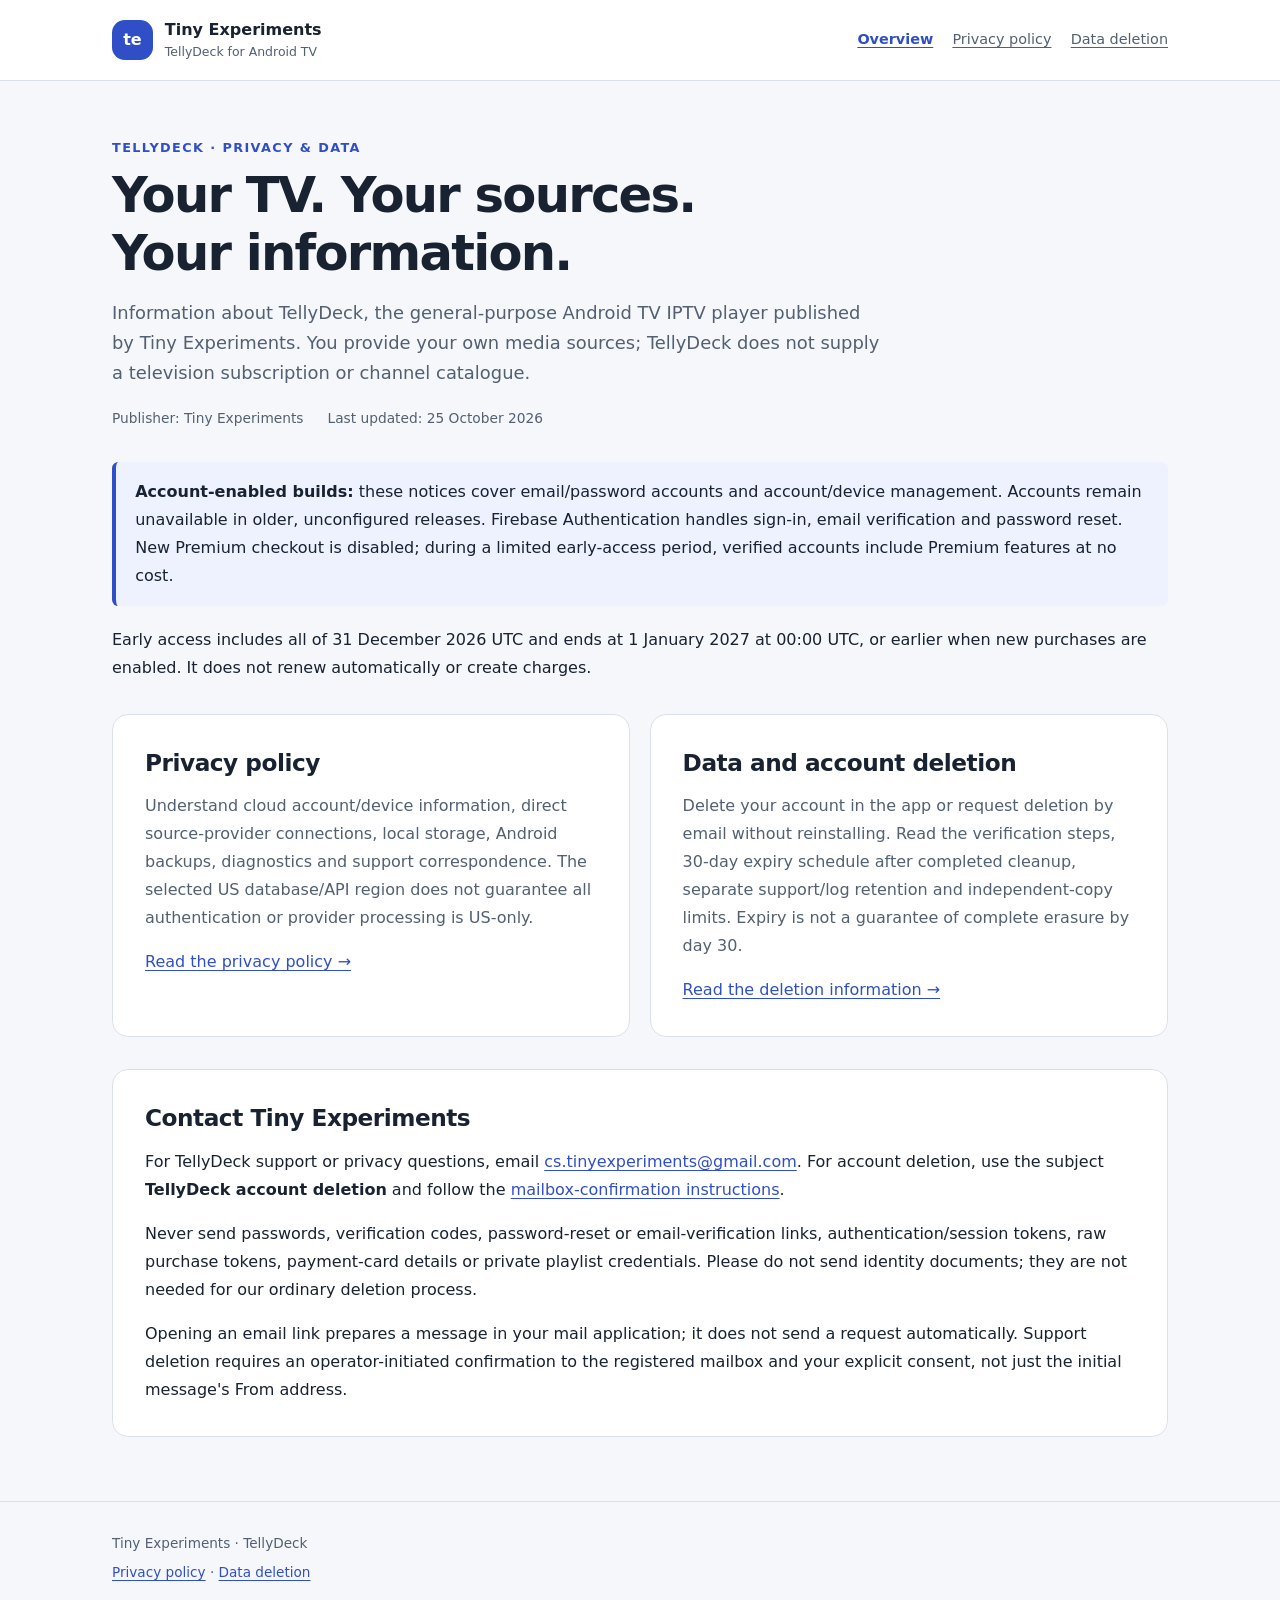
<file: index.html>
<!doctype html>
<html lang="en">
<head>
  <meta charset="utf-8">
  <meta name="viewport" content="width=device-width, initial-scale=1">
  <meta name="referrer" content="no-referrer">
  <meta name="description" content="Privacy and account-deletion information for TellyDeck, the Android TV IPTV player by Tiny Experiments.">
  <title>TellyDeck · Privacy &amp; data · Tiny Experiments</title>
  <link rel="stylesheet" href="styles.css">
</head>
<body data-release-scope="accounts-enabled-purchases-disabled">
  <a class="skip-link" href="#main-content">Skip to content</a>
  <header class="site-header"><div class="wrap header-inner">
    <a class="brand" href="index.html"><span class="brand-symbol" aria-hidden="true">te</span><span>Tiny Experiments<small>TellyDeck for Android TV</small></span></a>
    <nav class="site-nav" aria-label="Legal pages"><a href="index.html" aria-current="page">Overview</a><a href="privacy.html">Privacy policy</a><a href="account-deletion.html">Data deletion</a></nav>
  </div></header>
  <main id="main-content" class="wrap">
    <p class="eyebrow">TellyDeck · Privacy &amp; data</p>
    <h1>Your TV. Your sources.<br>Your information.</h1>
    <p class="lead">Information about TellyDeck, the general-purpose Android TV IPTV player published by Tiny Experiments. You provide your own media sources; TellyDeck does not supply a television subscription or channel catalogue.</p>
    <div class="meta"><span>Publisher: Tiny Experiments</span><span>Last updated: <time datetime="2026-10-25">25 October 2026</time></span></div>
    <div class="callout"><strong>Account-enabled builds:</strong> these notices cover email/password accounts and account/device management. Accounts remain unavailable in older, unconfigured releases. Firebase Authentication handles sign-in, email verification and password reset. New Premium checkout is disabled; during a limited early-access period, verified accounts include Premium features at no cost.</div>
    <p>Early access includes all of 31 December 2026 UTC and ends at <time datetime="2027-01-01T00:00:00Z">1 January 2027 at 00:00 UTC</time>, or earlier when new purchases are enabled. It does not renew automatically or create charges.</p>
    <div class="cards">
      <section class="card" aria-labelledby="privacy-heading">
        <h2 id="privacy-heading">Privacy policy</h2>
        <p>Understand cloud account/device information, direct source-provider connections, local storage, Android backups, diagnostics and support correspondence. The selected US database/API region does not guarantee all authentication or provider processing is US-only.</p>
        <a href="privacy.html">Read the privacy policy →</a>
      </section>
      <section class="card" aria-labelledby="deletion-heading">
        <h2 id="deletion-heading">Data and account deletion</h2>
        <p>Delete your account in the app or request deletion by email without reinstalling. Read the verification steps, 30-day expiry schedule after completed cleanup, separate support/log retention and independent-copy limits. Expiry is not a guarantee of complete erasure by day 30.</p>
        <a href="account-deletion.html">Read the deletion information →</a>
      </section>
    </div>
    <section class="section" aria-labelledby="contact-heading">
      <h2 id="contact-heading">Contact Tiny Experiments</h2>
      <p>For TellyDeck support or privacy questions, email <a href="mailto:cs.tinyexperiments@gmail.com">cs.tinyexperiments@gmail.com</a>. For account deletion, use the subject <strong>TellyDeck account deletion</strong> and follow the <a href="account-deletion.html#contact">mailbox-confirmation instructions</a>.</p>
      <p>Never send passwords, verification codes, password-reset or email-verification links, authentication/session tokens, raw purchase tokens, payment-card details or private playlist credentials. Please do not send identity documents; they are not needed for our ordinary deletion process.</p>
      <p>Opening an email link prepares a message in your mail application; it does not send a request automatically. Support deletion requires an operator-initiated confirmation to the registered mailbox and your explicit consent, not just the initial message's From address.</p>
    </section>
  </main>
  <footer class="site-footer"><div class="wrap"><p>Tiny Experiments · TellyDeck</p><p><a href="privacy.html">Privacy policy</a> · <a href="account-deletion.html">Data deletion</a></p></div></footer>
</body>
</html>
</file>
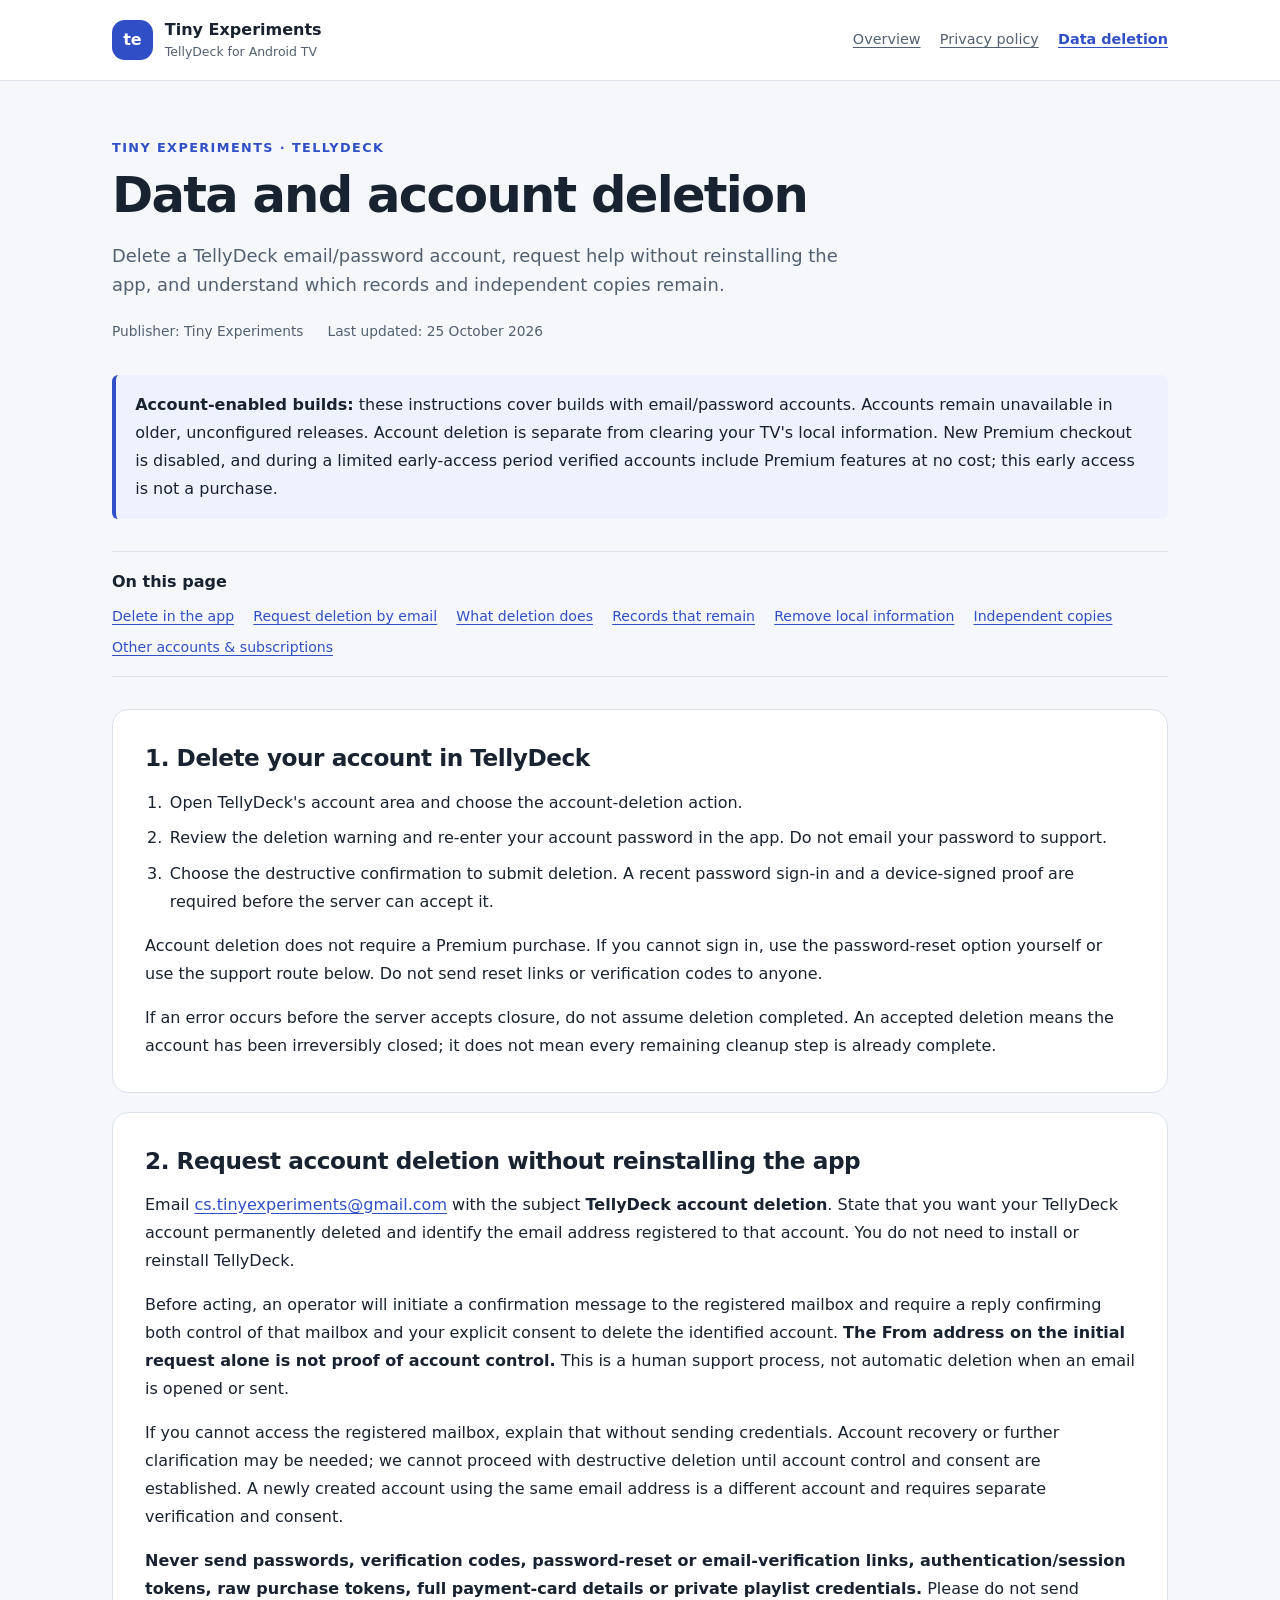
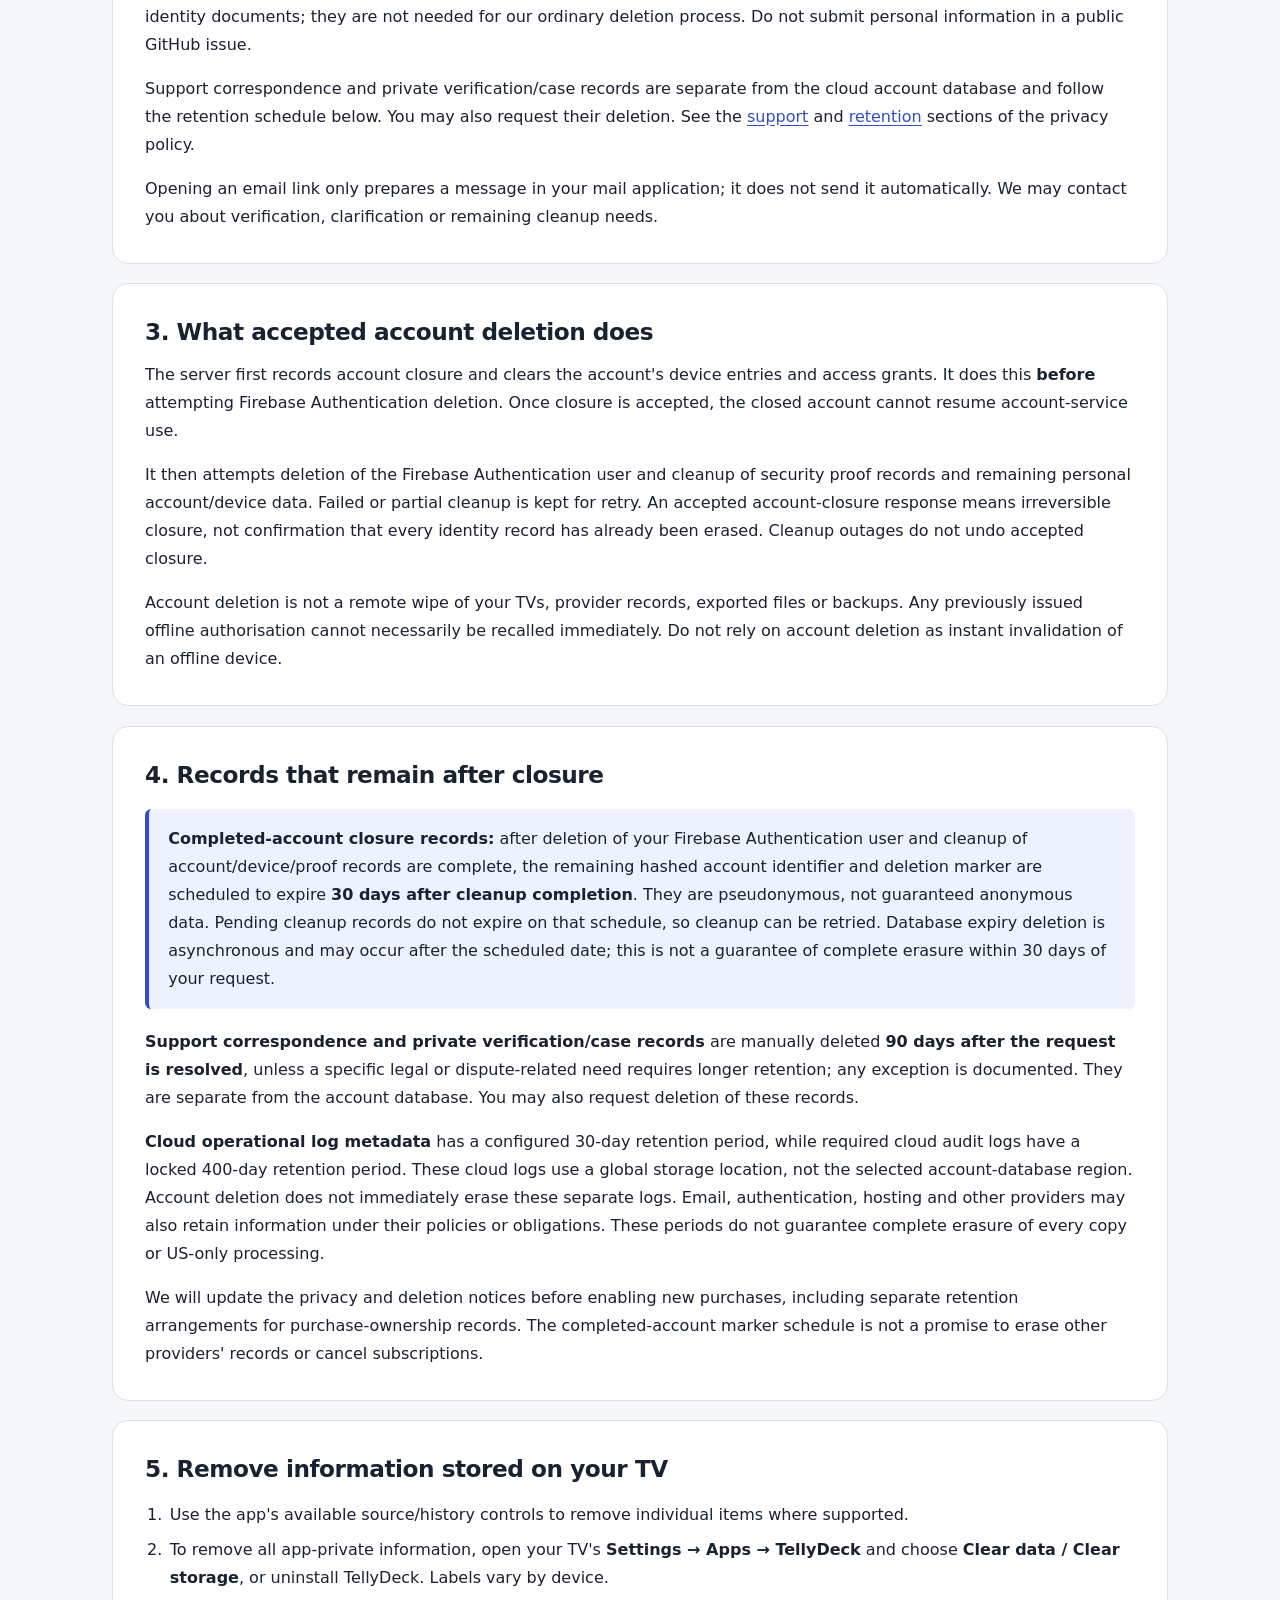
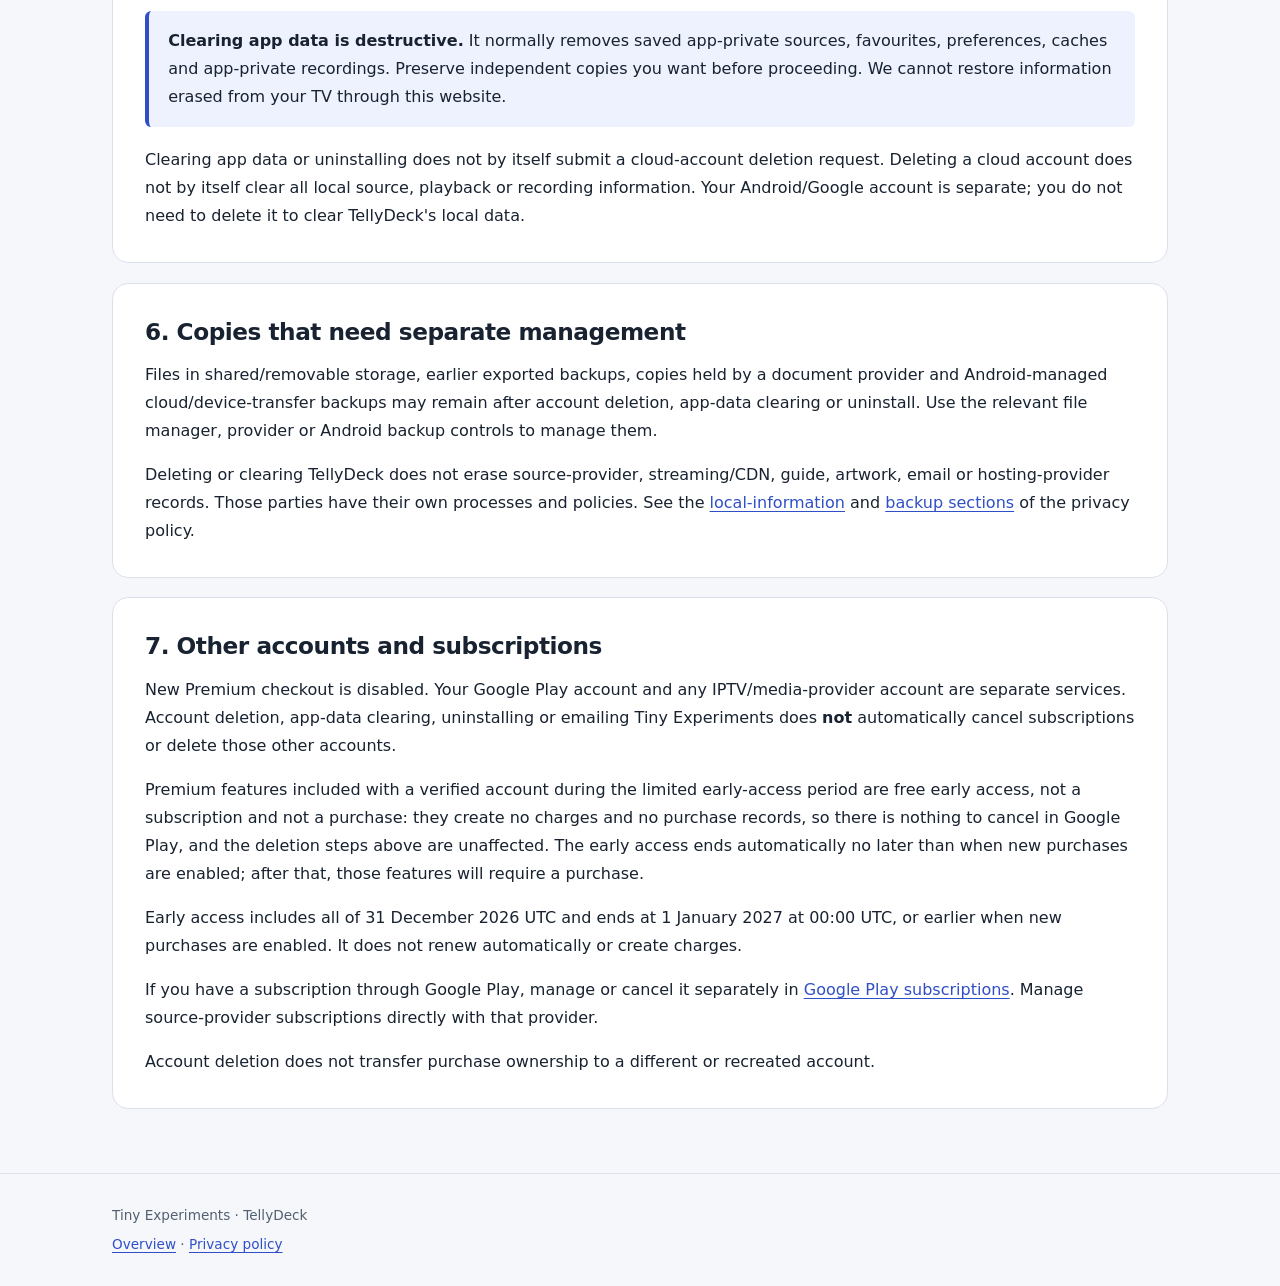
<file: account-deletion.html>
<!doctype html>
<html lang="en">
<head>
  <meta charset="utf-8">
  <meta name="viewport" content="width=device-width, initial-scale=1">
  <meta name="referrer" content="no-referrer">
  <meta name="description" content="Delete a TellyDeck email/password account in the app or request deletion by email. Understand retained records and local-data limits.">
  <title>TellyDeck data and account deletion · Tiny Experiments</title>
  <link rel="stylesheet" href="styles.css">
</head>
<body data-release-scope="accounts-enabled-purchases-disabled">
  <a class="skip-link" href="#main-content">Skip to content</a>
  <header class="site-header"><div class="wrap header-inner">
    <a class="brand" href="index.html"><span class="brand-symbol" aria-hidden="true">te</span><span>Tiny Experiments<small>TellyDeck for Android TV</small></span></a>
    <nav class="site-nav" aria-label="Legal pages"><a href="index.html">Overview</a><a href="privacy.html">Privacy policy</a><a href="account-deletion.html" aria-current="page">Data deletion</a></nav>
  </div></header>
  <main id="main-content" class="wrap">
    <p class="eyebrow">Tiny Experiments · TellyDeck</p>
    <h1>Data and account deletion</h1>
    <p class="lead">Delete a TellyDeck email/password account, request help without reinstalling the app, and understand which records and independent copies remain.</p>
    <div class="meta"><span>Publisher: Tiny Experiments</span><span>Last updated: <time datetime="2026-10-25">25 October 2026</time></span></div>
    <div class="callout"><strong>Account-enabled builds:</strong> these instructions cover builds with email/password accounts. Accounts remain unavailable in older, unconfigured releases. Account deletion is separate from clearing your TV's local information. New Premium checkout is disabled, and during a limited early-access period verified accounts include Premium features at no cost; this early access is not a purchase.</div>
    <nav class="toc" aria-label="On this page"><strong>On this page</strong><ul><li><a href="#in-app">Delete in the app</a></li><li><a href="#contact">Request deletion by email</a></li><li><a href="#result">What deletion does</a></li><li><a href="#retained">Records that remain</a></li><li><a href="#local-data">Remove local information</a></li><li><a href="#copies">Independent copies</a></li><li><a href="#accounts">Other accounts &amp; subscriptions</a></li></ul></nav>

    <section id="in-app" class="section">
      <h2>1. Delete your account in TellyDeck</h2>
      <ol>
        <li>Open TellyDeck's account area and choose the account-deletion action.</li>
        <li>Review the deletion warning and re-enter your account password in the app. Do not email your password to support.</li>
        <li>Choose the destructive confirmation to submit deletion. A recent password sign-in and a device-signed proof are required before the server can accept it.</li>
      </ol>
      <p>Account deletion does not require a Premium purchase. If you cannot sign in, use the password-reset option yourself or use the support route below. Do not send reset links or verification codes to anyone.</p>
      <p>If an error occurs before the server accepts closure, do not assume deletion completed. An accepted deletion means the account has been irreversibly closed; it does not mean every remaining cleanup step is already complete.</p>
    </section>

    <section id="contact" class="section">
      <h2>2. Request account deletion without reinstalling the app</h2>
      <p>Email <a href="mailto:cs.tinyexperiments@gmail.com?subject=TellyDeck%20account%20deletion">cs.tinyexperiments@gmail.com</a> with the subject <strong>TellyDeck account deletion</strong>. State that you want your TellyDeck account permanently deleted and identify the email address registered to that account. You do not need to install or reinstall TellyDeck.</p>
      <p>Before acting, an operator will initiate a confirmation message to the registered mailbox and require a reply confirming both control of that mailbox and your explicit consent to delete the identified account. <strong>The From address on the initial request alone is not proof of account control.</strong> This is a human support process, not automatic deletion when an email is opened or sent.</p>
      <p>If you cannot access the registered mailbox, explain that without sending credentials. Account recovery or further clarification may be needed; we cannot proceed with destructive deletion until account control and consent are established. A newly created account using the same email address is a different account and requires separate verification and consent.</p>
      <p><strong>Never send passwords, verification codes, password-reset or email-verification links, authentication/session tokens, raw purchase tokens, full payment-card details or private playlist credentials.</strong> Please do not send identity documents; they are not needed for our ordinary deletion process. Do not submit personal information in a public GitHub issue.</p>
      <p>Support correspondence and private verification/case records are separate from the cloud account database and follow the retention schedule below. You may also request their deletion. See the <a href="privacy.html#support">support</a> and <a href="privacy.html#retention">retention</a> sections of the privacy policy.</p>
      <p>Opening an email link only prepares a message in your mail application; it does not send it automatically. We may contact you about verification, clarification or remaining cleanup needs.</p>
    </section>

    <section id="result" class="section">
      <h2>3. What accepted account deletion does</h2>
      <p>The server first records account closure and clears the account's device entries and access grants. It does this <strong>before</strong> attempting Firebase Authentication deletion. Once closure is accepted, the closed account cannot resume account-service use.</p>
      <p>It then attempts deletion of the Firebase Authentication user and cleanup of security proof records and remaining personal account/device data. Failed or partial cleanup is kept for retry. An accepted account-closure response means irreversible closure, not confirmation that every identity record has already been erased. Cleanup outages do not undo accepted closure.</p>
      <p>Account deletion is not a remote wipe of your TVs, provider records, exported files or backups. Any previously issued offline authorisation cannot necessarily be recalled immediately. Do not rely on account deletion as instant invalidation of an offline device.</p>
    </section>

    <section id="retained" class="section">
      <h2>4. Records that remain after closure</h2>
      <div class="callout"><strong>Completed-account closure records:</strong> after deletion of your Firebase Authentication user and cleanup of account/device/proof records are complete, the remaining hashed account identifier and deletion marker are scheduled to expire <strong>30 days after cleanup completion</strong>. They are pseudonymous, not guaranteed anonymous data. Pending cleanup records do not expire on that schedule, so cleanup can be retried. Database expiry deletion is asynchronous and may occur after the scheduled date; this is not a guarantee of complete erasure within 30 days of your request.</div>
      <p><strong>Support correspondence and private verification/case records</strong> are manually deleted <strong>90 days after the request is resolved</strong>, unless a specific legal or dispute-related need requires longer retention; any exception is documented. They are separate from the account database. You may also request deletion of these records.</p>
      <p><strong>Cloud operational log metadata</strong> has a configured 30-day retention period, while required cloud audit logs have a locked 400-day retention period. These cloud logs use a global storage location, not the selected account-database region. Account deletion does not immediately erase these separate logs. Email, authentication, hosting and other providers may also retain information under their policies or obligations. These periods do not guarantee complete erasure of every copy or US-only processing.</p>
      <p>We will update the privacy and deletion notices before enabling new purchases, including separate retention arrangements for purchase-ownership records. The completed-account marker schedule is not a promise to erase other providers' records or cancel subscriptions.</p>
    </section>

    <section id="local-data" class="section">
      <h2>5. Remove information stored on your TV</h2>
      <ol>
        <li>Use the app's available source/history controls to remove individual items where supported.</li>
        <li>To remove all app-private information, open your TV's <strong>Settings → Apps → TellyDeck</strong> and choose <strong>Clear data / Clear storage</strong>, or uninstall TellyDeck. Labels vary by device.</li>
      </ol>
      <div class="callout"><strong>Clearing app data is destructive.</strong> It normally removes saved app-private sources, favourites, preferences, caches and app-private recordings. Preserve independent copies you want before proceeding. We cannot restore information erased from your TV through this website.</div>
      <p>Clearing app data or uninstalling does not by itself submit a cloud-account deletion request. Deleting a cloud account does not by itself clear all local source, playback or recording information. Your Android/Google account is separate; you do not need to delete it to clear TellyDeck's local data.</p>
    </section>

    <section id="copies" class="section">
      <h2>6. Copies that need separate management</h2>
      <p>Files in shared/removable storage, earlier exported backups, copies held by a document provider and Android-managed cloud/device-transfer backups may remain after account deletion, app-data clearing or uninstall. Use the relevant file manager, provider or Android backup controls to manage them.</p>
      <p>Deleting or clearing TellyDeck does not erase source-provider, streaming/CDN, guide, artwork, email or hosting-provider records. Those parties have their own processes and policies. See the <a href="privacy.html#local-data">local-information</a> and <a href="privacy.html#backups">backup sections</a> of the privacy policy.</p>
    </section>

    <section id="accounts" class="section">
      <h2>7. Other accounts and subscriptions</h2>
      <p>New Premium checkout is disabled. Your Google Play account and any IPTV/media-provider account are separate services. Account deletion, app-data clearing, uninstalling or emailing Tiny Experiments does <strong>not</strong> automatically cancel subscriptions or delete those other accounts.</p>
      <p>Premium features included with a verified account during the limited early-access period are free early access, not a subscription and not a purchase: they create no charges and no purchase records, so there is nothing to cancel in Google Play, and the deletion steps above are unaffected. The early access ends automatically no later than when new purchases are enabled; after that, those features will require a purchase.</p>
      <p>Early access includes all of 31 December 2026 UTC and ends at <time datetime="2027-01-01T00:00:00Z">1 January 2027 at 00:00 UTC</time>, or earlier when new purchases are enabled. It does not renew automatically or create charges.</p>
      <p>If you have a subscription through Google Play, manage or cancel it separately in <a href="https://play.google.com/store/account/subscriptions" rel="noreferrer">Google Play subscriptions</a>. Manage source-provider subscriptions directly with that provider.</p>
      <p>Account deletion does not transfer purchase ownership to a different or recreated account.</p>
    </section>
  </main>
  <footer class="site-footer"><div class="wrap"><p>Tiny Experiments · TellyDeck</p><p><a href="index.html">Overview</a> · <a href="privacy.html">Privacy policy</a></p></div></footer>
</body>
</html>
</file>
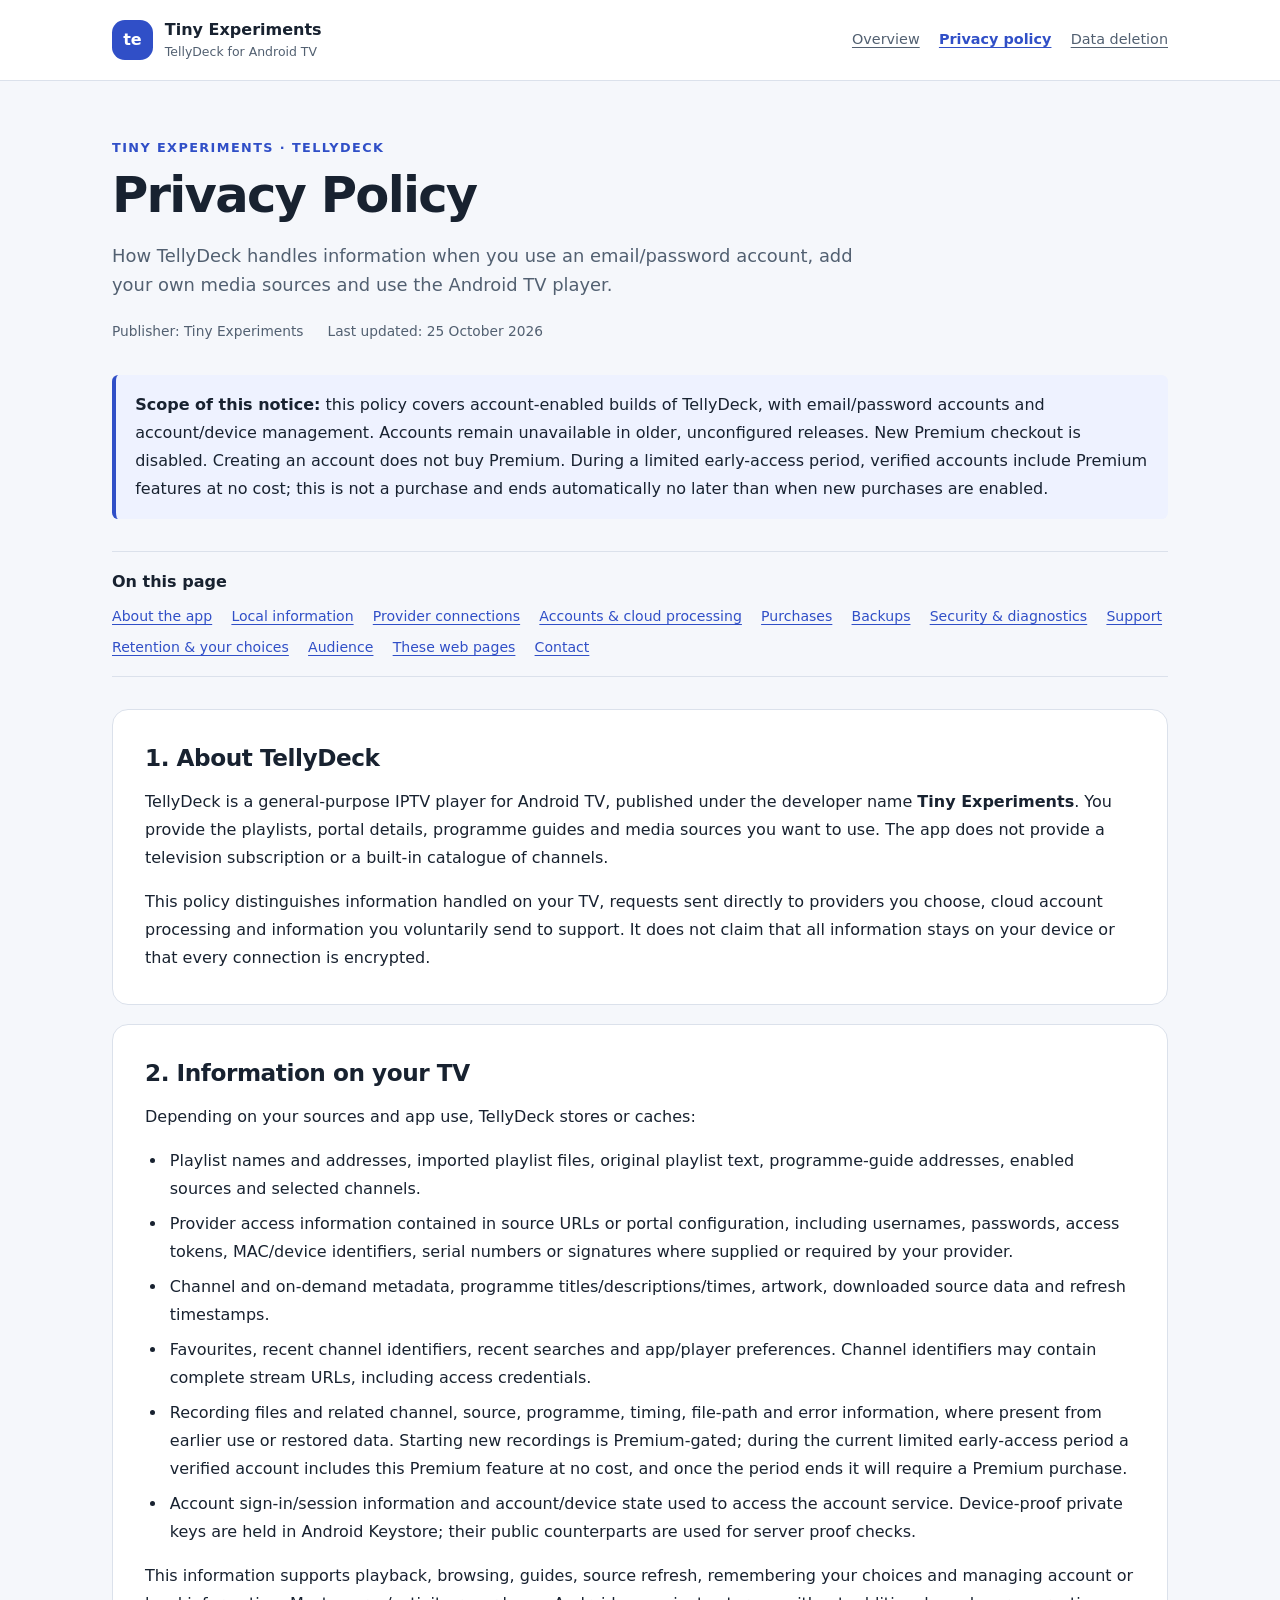
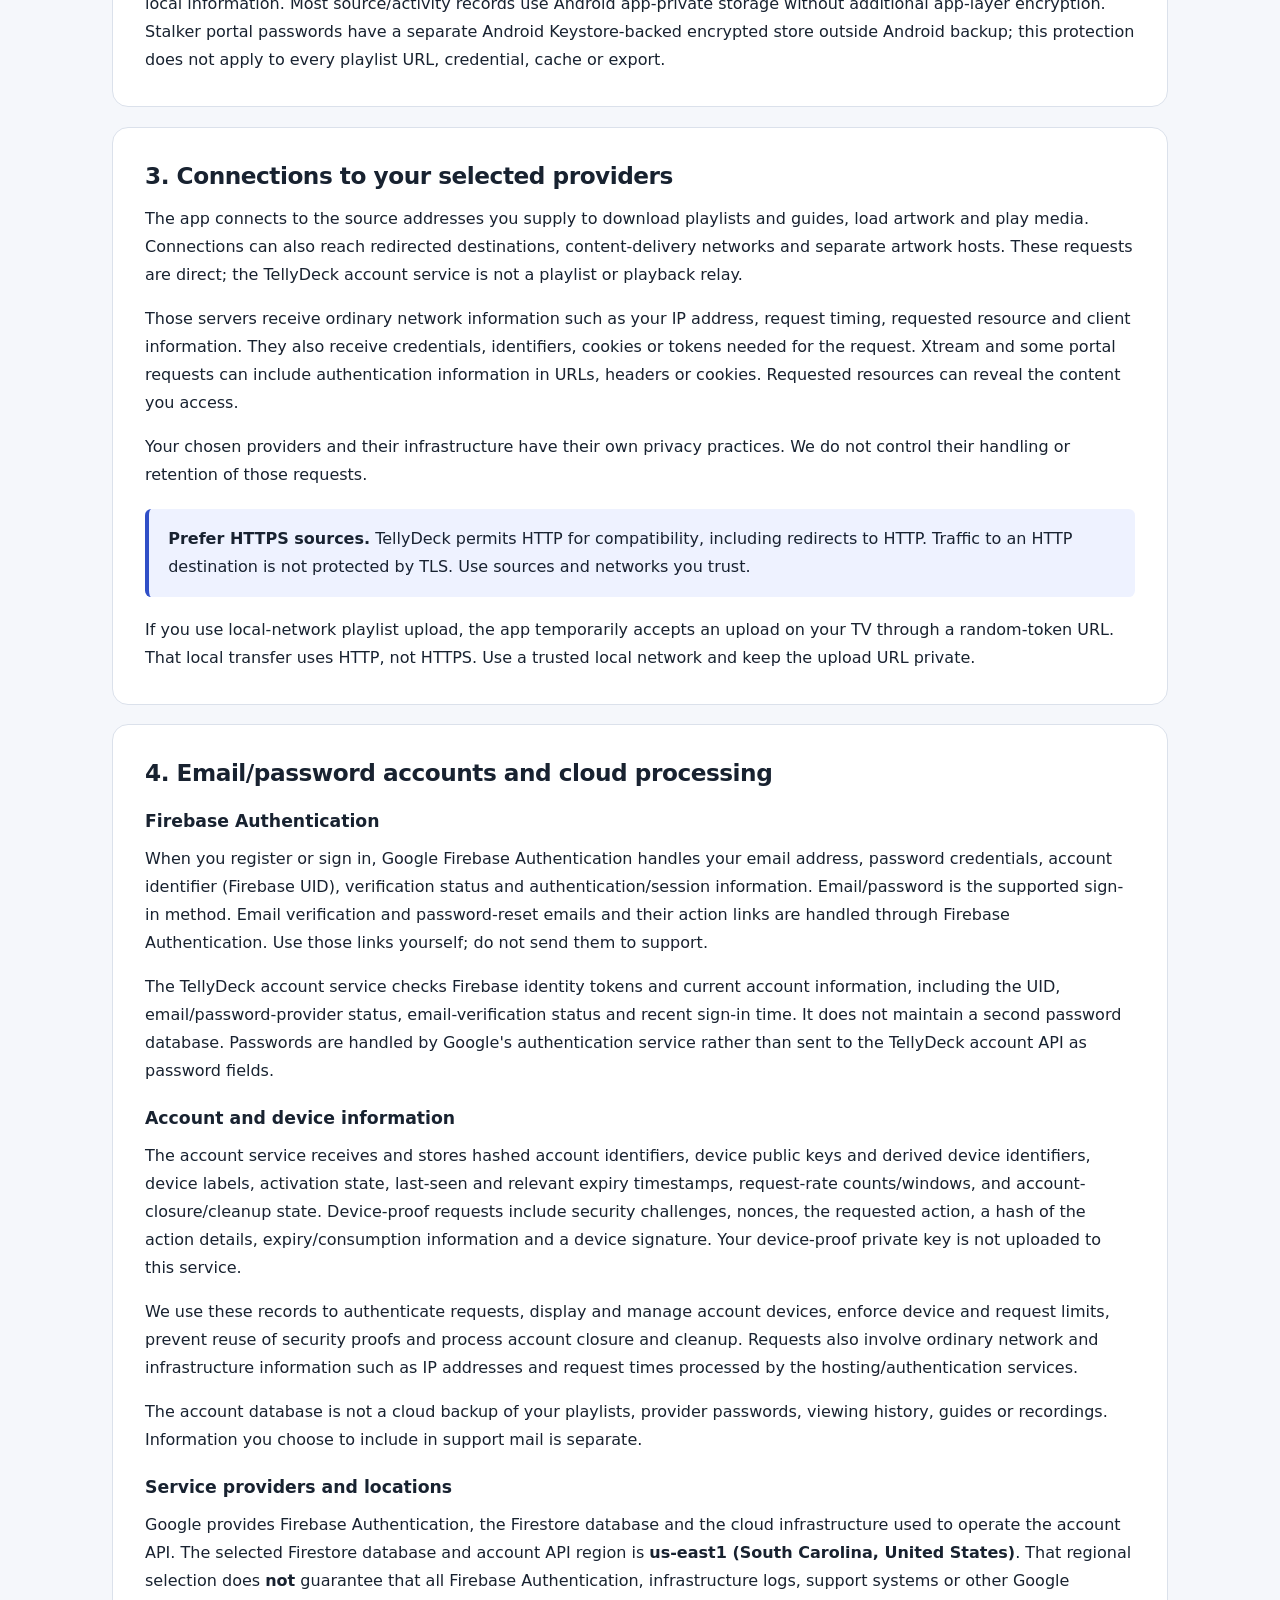
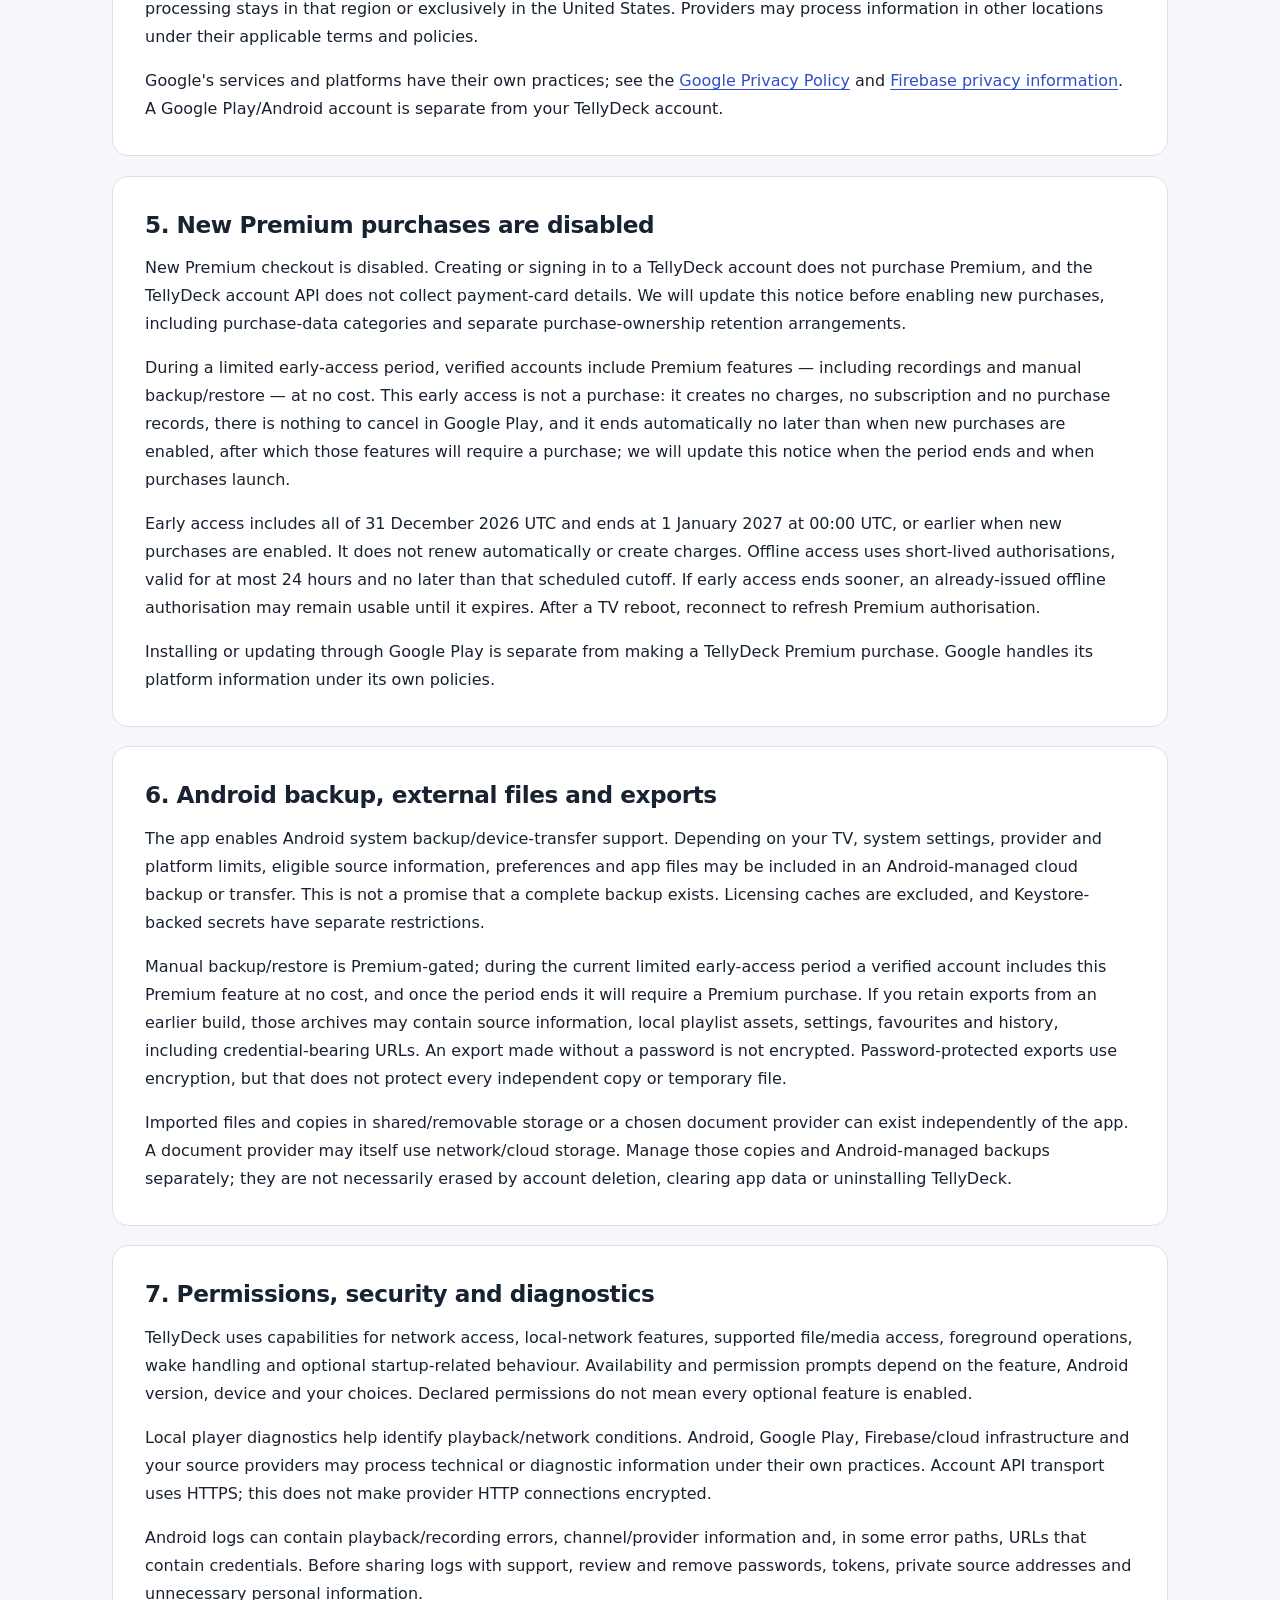
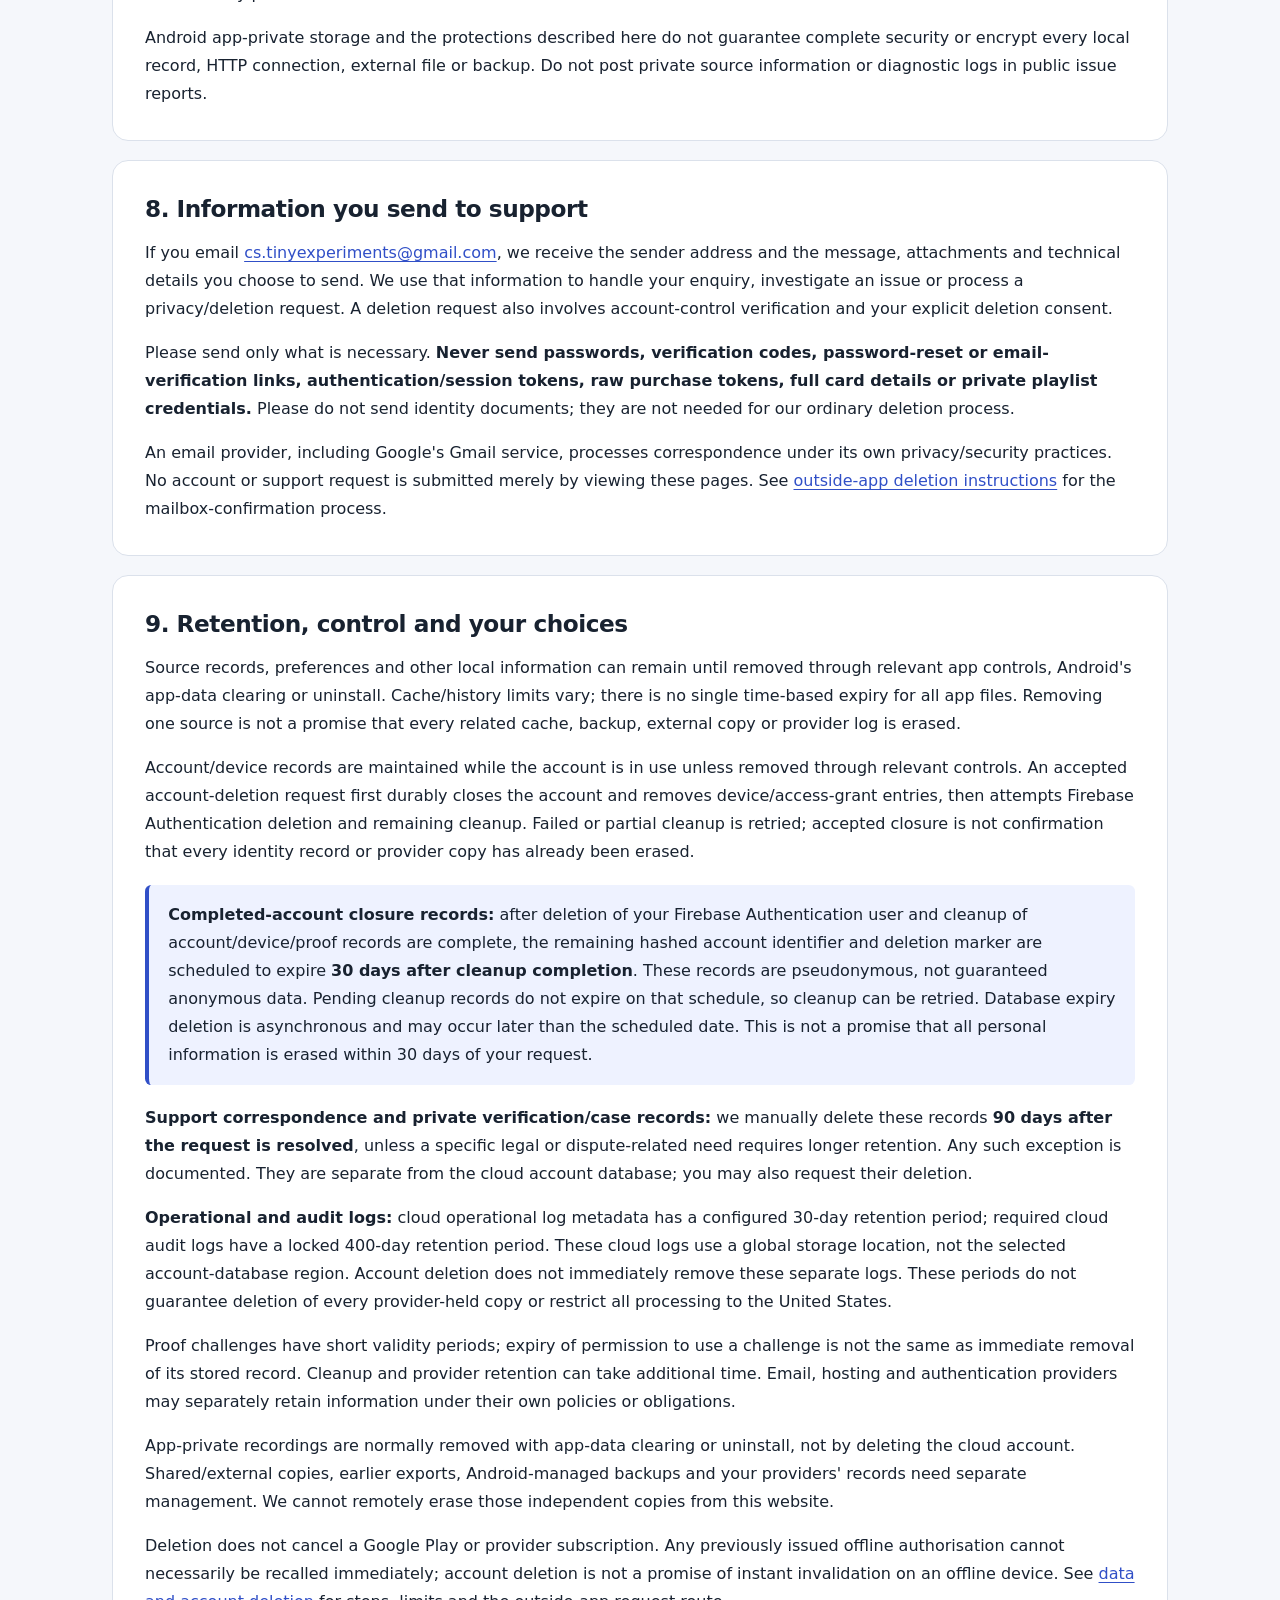
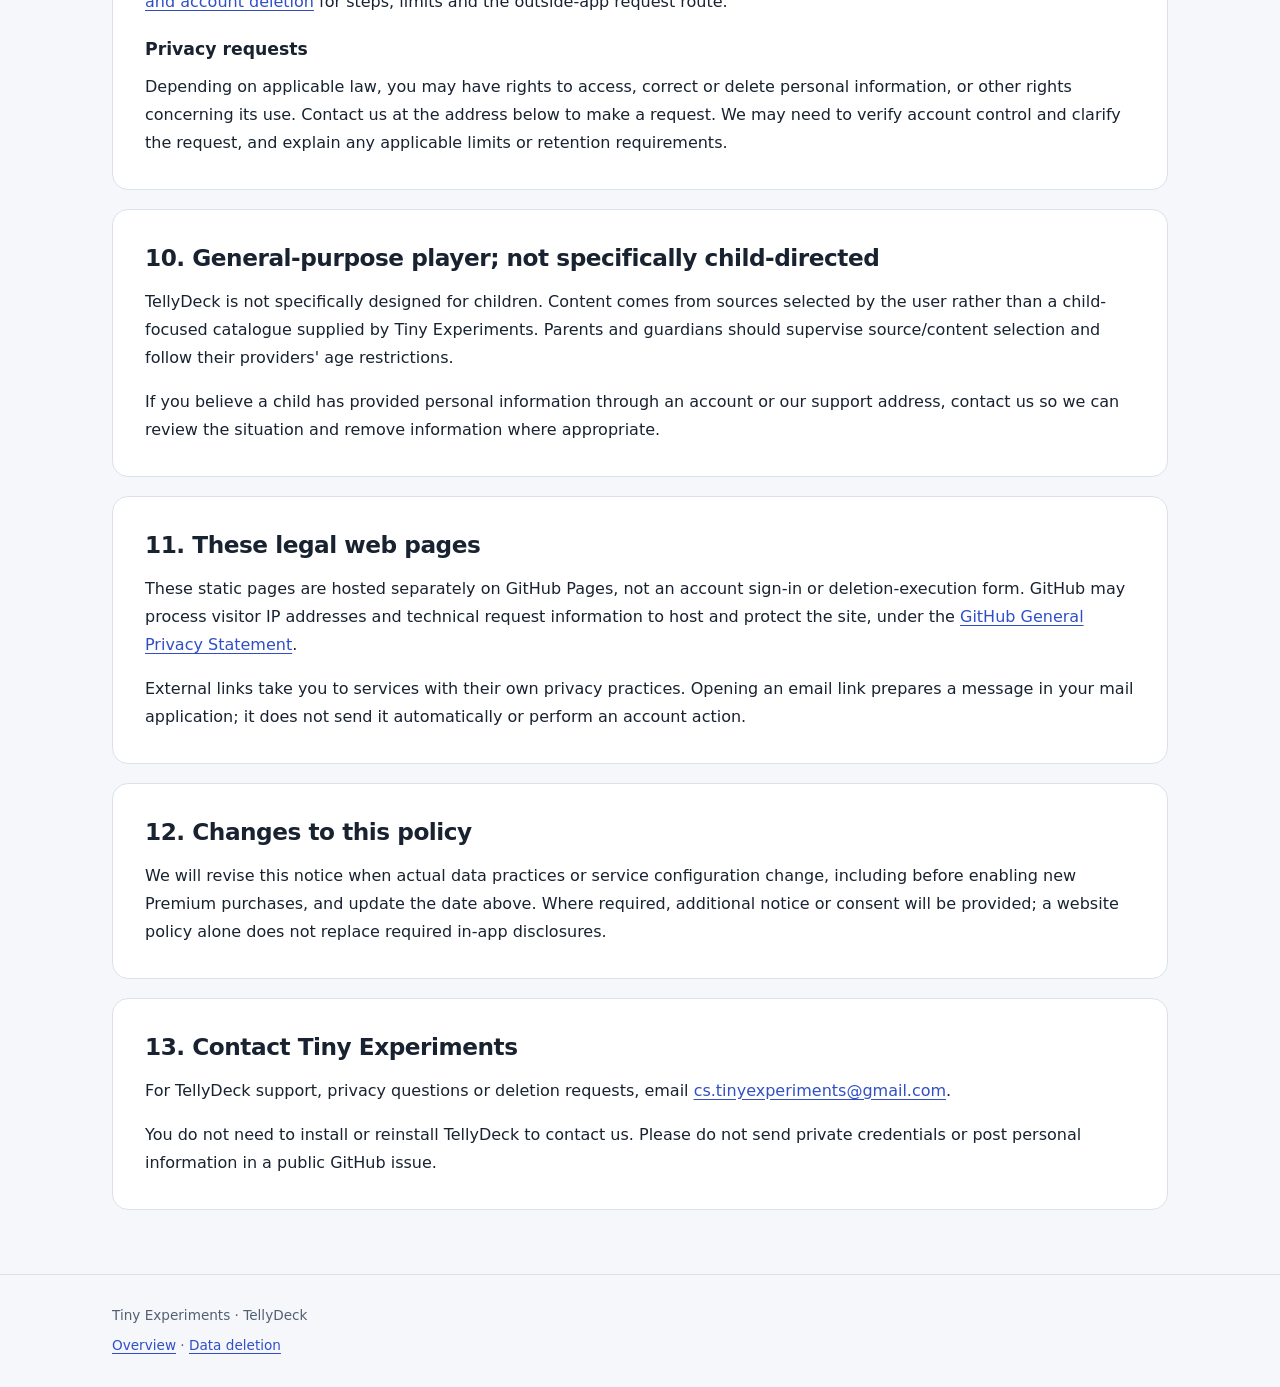
<file: privacy.html>
<!doctype html>
<html lang="en">
<head>
  <meta charset="utf-8">
  <meta name="viewport" content="width=device-width, initial-scale=1">
  <meta name="referrer" content="no-referrer">
  <meta name="description" content="Privacy Policy for TellyDeck by Tiny Experiments: email/password accounts, device information, media-provider connections, backups, retention and deletion.">
  <title>TellyDeck Privacy Policy · Tiny Experiments</title>
  <link rel="stylesheet" href="styles.css">
</head>
<body data-release-scope="accounts-enabled-purchases-disabled">
  <a class="skip-link" href="#main-content">Skip to content</a>
  <header class="site-header"><div class="wrap header-inner">
    <a class="brand" href="index.html"><span class="brand-symbol" aria-hidden="true">te</span><span>Tiny Experiments<small>TellyDeck for Android TV</small></span></a>
    <nav class="site-nav" aria-label="Legal pages"><a href="index.html">Overview</a><a href="privacy.html" aria-current="page">Privacy policy</a><a href="account-deletion.html">Data deletion</a></nav>
  </div></header>
  <main id="main-content" class="wrap">
    <p class="eyebrow">Tiny Experiments · TellyDeck</p>
    <h1>Privacy Policy</h1>
    <p class="lead">How TellyDeck handles information when you use an email/password account, add your own media sources and use the Android TV player.</p>
    <div class="meta"><span>Publisher: Tiny Experiments</span><span>Last updated: <time datetime="2026-10-25">25 October 2026</time></span></div>
    <div class="callout"><strong>Scope of this notice:</strong> this policy covers account-enabled builds of TellyDeck, with email/password accounts and account/device management. Accounts remain unavailable in older, unconfigured releases. New Premium checkout is disabled. Creating an account does not buy Premium. During a limited early-access period, verified accounts include Premium features at no cost; this is not a purchase and ends automatically no later than when new purchases are enabled.</div>
    <nav class="toc" aria-label="On this page"><strong>On this page</strong><ul>
      <li><a href="#scope">About the app</a></li><li><a href="#local-data">Local information</a></li><li><a href="#network">Provider connections</a></li><li><a href="#accounts">Accounts &amp; cloud processing</a></li><li><a href="#purchases">Purchases</a></li><li><a href="#backups">Backups</a></li><li><a href="#security">Security &amp; diagnostics</a></li><li><a href="#support">Support</a></li><li><a href="#retention">Retention &amp; your choices</a></li><li><a href="#audience">Audience</a></li><li><a href="#website">These web pages</a></li><li><a href="#contact">Contact</a></li>
    </ul></nav>

    <section id="scope" class="section">
      <h2>1. About TellyDeck</h2>
      <p>TellyDeck is a general-purpose IPTV player for Android TV, published under the developer name <strong>Tiny Experiments</strong>. You provide the playlists, portal details, programme guides and media sources you want to use. The app does not provide a television subscription or a built-in catalogue of channels.</p>
      <p>This policy distinguishes information handled on your TV, requests sent directly to providers you choose, cloud account processing and information you voluntarily send to support. It does not claim that all information stays on your device or that every connection is encrypted.</p>
    </section>

    <section id="local-data" class="section">
      <h2>2. Information on your TV</h2>
      <p>Depending on your sources and app use, TellyDeck stores or caches:</p>
      <ul>
        <li>Playlist names and addresses, imported playlist files, original playlist text, programme-guide addresses, enabled sources and selected channels.</li>
        <li>Provider access information contained in source URLs or portal configuration, including usernames, passwords, access tokens, MAC/device identifiers, serial numbers or signatures where supplied or required by your provider.</li>
        <li>Channel and on-demand metadata, programme titles/descriptions/times, artwork, downloaded source data and refresh timestamps.</li>
        <li>Favourites, recent channel identifiers, recent searches and app/player preferences. Channel identifiers may contain complete stream URLs, including access credentials.</li>
        <li>Recording files and related channel, source, programme, timing, file-path and error information, where present from earlier use or restored data. Starting new recordings is Premium-gated; during the current limited early-access period a verified account includes this Premium feature at no cost, and once the period ends it will require a Premium purchase.</li>
        <li>Account sign-in/session information and account/device state used to access the account service. Device-proof private keys are held in Android Keystore; their public counterparts are used for server proof checks.</li>
      </ul>
      <p>This information supports playback, browsing, guides, source refresh, remembering your choices and managing account or local information. Most source/activity records use Android app-private storage without additional app-layer encryption. Stalker portal passwords have a separate Android Keystore-backed encrypted store outside Android backup; this protection does not apply to every playlist URL, credential, cache or export.</p>
    </section>

    <section id="network" class="section">
      <h2>3. Connections to your selected providers</h2>
      <p>The app connects to the source addresses you supply to download playlists and guides, load artwork and play media. Connections can also reach redirected destinations, content-delivery networks and separate artwork hosts. These requests are direct; the TellyDeck account service is not a playlist or playback relay.</p>
      <p>Those servers receive ordinary network information such as your IP address, request timing, requested resource and client information. They also receive credentials, identifiers, cookies or tokens needed for the request. Xtream and some portal requests can include authentication information in URLs, headers or cookies. Requested resources can reveal the content you access.</p>
      <p>Your chosen providers and their infrastructure have their own privacy practices. We do not control their handling or retention of those requests.</p>
      <div class="callout"><strong>Prefer HTTPS sources.</strong> TellyDeck permits HTTP for compatibility, including redirects to HTTP. Traffic to an HTTP destination is not protected by TLS. Use sources and networks you trust.</div>
      <p>If you use local-network playlist upload, the app temporarily accepts an upload on your TV through a random-token URL. That local transfer uses HTTP, not HTTPS. Use a trusted local network and keep the upload URL private.</p>
    </section>

    <section id="accounts" class="section">
      <h2>4. Email/password accounts and cloud processing</h2>
      <h3>Firebase Authentication</h3>
      <p>When you register or sign in, Google Firebase Authentication handles your email address, password credentials, account identifier (Firebase UID), verification status and authentication/session information. Email/password is the supported sign-in method. Email verification and password-reset emails and their action links are handled through Firebase Authentication. Use those links yourself; do not send them to support.</p>
      <p>The TellyDeck account service checks Firebase identity tokens and current account information, including the UID, email/password-provider status, email-verification status and recent sign-in time. It does not maintain a second password database. Passwords are handled by Google's authentication service rather than sent to the TellyDeck account API as password fields.</p>
      <h3>Account and device information</h3>
      <p>The account service receives and stores hashed account identifiers, device public keys and derived device identifiers, device labels, activation state, last-seen and relevant expiry timestamps, request-rate counts/windows, and account-closure/cleanup state. Device-proof requests include security challenges, nonces, the requested action, a hash of the action details, expiry/consumption information and a device signature. Your device-proof private key is not uploaded to this service.</p>
      <p>We use these records to authenticate requests, display and manage account devices, enforce device and request limits, prevent reuse of security proofs and process account closure and cleanup. Requests also involve ordinary network and infrastructure information such as IP addresses and request times processed by the hosting/authentication services.</p>
      <p>The account database is not a cloud backup of your playlists, provider passwords, viewing history, guides or recordings. Information you choose to include in support mail is separate.</p>
      <h3>Service providers and locations</h3>
      <p>Google provides Firebase Authentication, the Firestore database and the cloud infrastructure used to operate the account API. The selected Firestore database and account API region is <strong>us-east1 (South Carolina, United States)</strong>. That regional selection does <strong>not</strong> guarantee that all Firebase Authentication, infrastructure logs, support systems or other Google processing stays in that region or exclusively in the United States. Providers may process information in other locations under their applicable terms and policies.</p>
      <p>Google's services and platforms have their own practices; see the <a href="https://policies.google.com/privacy" rel="noreferrer">Google Privacy Policy</a> and <a href="https://firebase.google.com/support/privacy" rel="noreferrer">Firebase privacy information</a>. A Google Play/Android account is separate from your TellyDeck account.</p>
    </section>

    <section id="purchases" class="section">
      <h2>5. New Premium purchases are disabled</h2>
      <p>New Premium checkout is disabled. Creating or signing in to a TellyDeck account does not purchase Premium, and the TellyDeck account API does not collect payment-card details. We will update this notice before enabling new purchases, including purchase-data categories and separate purchase-ownership retention arrangements.</p>
      <p>During a limited early-access period, verified accounts include Premium features — including recordings and manual backup/restore — at no cost. This early access is not a purchase: it creates no charges, no subscription and no purchase records, there is nothing to cancel in Google Play, and it ends automatically no later than when new purchases are enabled, after which those features will require a purchase; we will update this notice when the period ends and when purchases launch.</p>
      <p>Early access includes all of 31 December 2026 UTC and ends at <time datetime="2027-01-01T00:00:00Z">1 January 2027 at 00:00 UTC</time>, or earlier when new purchases are enabled. It does not renew automatically or create charges. Offline access uses short-lived authorisations, valid for at most 24 hours and no later than that scheduled cutoff. If early access ends sooner, an already-issued offline authorisation may remain usable until it expires. After a TV reboot, reconnect to refresh Premium authorisation.</p>
      <p>Installing or updating through Google Play is separate from making a TellyDeck Premium purchase. Google handles its platform information under its own policies.</p>
    </section>

    <section id="backups" class="section">
      <h2>6. Android backup, external files and exports</h2>
      <p>The app enables Android system backup/device-transfer support. Depending on your TV, system settings, provider and platform limits, eligible source information, preferences and app files may be included in an Android-managed cloud backup or transfer. This is not a promise that a complete backup exists. Licensing caches are excluded, and Keystore-backed secrets have separate restrictions.</p>
      <p>Manual backup/restore is Premium-gated; during the current limited early-access period a verified account includes this Premium feature at no cost, and once the period ends it will require a Premium purchase. If you retain exports from an earlier build, those archives may contain source information, local playlist assets, settings, favourites and history, including credential-bearing URLs. An export made without a password is not encrypted. Password-protected exports use encryption, but that does not protect every independent copy or temporary file.</p>
      <p>Imported files and copies in shared/removable storage or a chosen document provider can exist independently of the app. A document provider may itself use network/cloud storage. Manage those copies and Android-managed backups separately; they are not necessarily erased by account deletion, clearing app data or uninstalling TellyDeck.</p>
    </section>

    <section id="security" class="section">
      <h2>7. Permissions, security and diagnostics</h2>
      <p>TellyDeck uses capabilities for network access, local-network features, supported file/media access, foreground operations, wake handling and optional startup-related behaviour. Availability and permission prompts depend on the feature, Android version, device and your choices. Declared permissions do not mean every optional feature is enabled.</p>
      <p>Local player diagnostics help identify playback/network conditions. Android, Google Play, Firebase/cloud infrastructure and your source providers may process technical or diagnostic information under their own practices. Account API transport uses HTTPS; this does not make provider HTTP connections encrypted.</p>
      <p>Android logs can contain playback/recording errors, channel/provider information and, in some error paths, URLs that contain credentials. Before sharing logs with support, review and remove passwords, tokens, private source addresses and unnecessary personal information.</p>
      <p>Android app-private storage and the protections described here do not guarantee complete security or encrypt every local record, HTTP connection, external file or backup. Do not post private source information or diagnostic logs in public issue reports.</p>
    </section>

    <section id="support" class="section">
      <h2>8. Information you send to support</h2>
      <p>If you email <a href="mailto:cs.tinyexperiments@gmail.com">cs.tinyexperiments@gmail.com</a>, we receive the sender address and the message, attachments and technical details you choose to send. We use that information to handle your enquiry, investigate an issue or process a privacy/deletion request. A deletion request also involves account-control verification and your explicit deletion consent.</p>
      <p>Please send only what is necessary. <strong>Never send passwords, verification codes, password-reset or email-verification links, authentication/session tokens, raw purchase tokens, full card details or private playlist credentials.</strong> Please do not send identity documents; they are not needed for our ordinary deletion process.</p>
      <p>An email provider, including Google's Gmail service, processes correspondence under its own privacy/security practices. No account or support request is submitted merely by viewing these pages. See <a href="account-deletion.html#contact">outside-app deletion instructions</a> for the mailbox-confirmation process.</p>
    </section>

    <section id="retention" class="section">
      <h2>9. Retention, control and your choices</h2>
      <p>Source records, preferences and other local information can remain until removed through relevant app controls, Android's app-data clearing or uninstall. Cache/history limits vary; there is no single time-based expiry for all app files. Removing one source is not a promise that every related cache, backup, external copy or provider log is erased.</p>
      <p>Account/device records are maintained while the account is in use unless removed through relevant controls. An accepted account-deletion request first durably closes the account and removes device/access-grant entries, then attempts Firebase Authentication deletion and remaining cleanup. Failed or partial cleanup is retried; accepted closure is not confirmation that every identity record or provider copy has already been erased.</p>
      <div class="callout"><strong>Completed-account closure records:</strong> after deletion of your Firebase Authentication user and cleanup of account/device/proof records are complete, the remaining hashed account identifier and deletion marker are scheduled to expire <strong>30 days after cleanup completion</strong>. These records are pseudonymous, not guaranteed anonymous data. Pending cleanup records do not expire on that schedule, so cleanup can be retried. Database expiry deletion is asynchronous and may occur later than the scheduled date. This is not a promise that all personal information is erased within 30 days of your request.</div>
      <p><strong>Support correspondence and private verification/case records:</strong> we manually delete these records <strong>90 days after the request is resolved</strong>, unless a specific legal or dispute-related need requires longer retention. Any such exception is documented. They are separate from the cloud account database; you may also request their deletion.</p>
      <p><strong>Operational and audit logs:</strong> cloud operational log metadata has a configured 30-day retention period; required cloud audit logs have a locked 400-day retention period. These cloud logs use a global storage location, not the selected account-database region. Account deletion does not immediately remove these separate logs. These periods do not guarantee deletion of every provider-held copy or restrict all processing to the United States.</p>
      <p>Proof challenges have short validity periods; expiry of permission to use a challenge is not the same as immediate removal of its stored record. Cleanup and provider retention can take additional time. Email, hosting and authentication providers may separately retain information under their own policies or obligations.</p>
      <p>App-private recordings are normally removed with app-data clearing or uninstall, not by deleting the cloud account. Shared/external copies, earlier exports, Android-managed backups and your providers' records need separate management. We cannot remotely erase those independent copies from this website.</p>
      <p>Deletion does not cancel a Google Play or provider subscription. Any previously issued offline authorisation cannot necessarily be recalled immediately; account deletion is not a promise of instant invalidation on an offline device. See <a href="account-deletion.html">data and account deletion</a> for steps, limits and the outside-app request route.</p>
      <h3>Privacy requests</h3>
      <p>Depending on applicable law, you may have rights to access, correct or delete personal information, or other rights concerning its use. Contact us at the address below to make a request. We may need to verify account control and clarify the request, and explain any applicable limits or retention requirements.</p>
    </section>

    <section id="audience" class="section">
      <h2>10. General-purpose player; not specifically child-directed</h2>
      <p>TellyDeck is not specifically designed for children. Content comes from sources selected by the user rather than a child-focused catalogue supplied by Tiny Experiments. Parents and guardians should supervise source/content selection and follow their providers' age restrictions.</p>
      <p>If you believe a child has provided personal information through an account or our support address, contact us so we can review the situation and remove information where appropriate.</p>
    </section>

    <section id="website" class="section">
      <h2>11. These legal web pages</h2>
      <p>These static pages are hosted separately on GitHub Pages, not an account sign-in or deletion-execution form. GitHub may process visitor IP addresses and technical request information to host and protect the site, under the <a href="https://docs.github.com/en/site-policy/privacy-policies/github-general-privacy-statement" rel="noreferrer">GitHub General Privacy Statement</a>.</p>
      <p>External links take you to services with their own privacy practices. Opening an email link prepares a message in your mail application; it does not send it automatically or perform an account action.</p>
    </section>

    <section id="changes" class="section">
      <h2>12. Changes to this policy</h2>
      <p>We will revise this notice when actual data practices or service configuration change, including before enabling new Premium purchases, and update the date above. Where required, additional notice or consent will be provided; a website policy alone does not replace required in-app disclosures.</p>
    </section>

    <section id="contact" class="section">
      <h2>13. Contact Tiny Experiments</h2>
      <p>For TellyDeck support, privacy questions or deletion requests, email <a href="mailto:cs.tinyexperiments@gmail.com?subject=TellyDeck%20privacy%20question">cs.tinyexperiments@gmail.com</a>.</p>
      <p>You do not need to install or reinstall TellyDeck to contact us. Please do not send private credentials or post personal information in a public GitHub issue.</p>
    </section>
  </main>
  <footer class="site-footer"><div class="wrap"><p>Tiny Experiments · TellyDeck</p><p><a href="index.html">Overview</a> · <a href="account-deletion.html">Data deletion</a></p></div></footer>
</body>
</html>
</file>
<file: styles.css>
:root {
  color-scheme: light;
  --ink: #182230;
  --muted: #526071;
  --brand: #304fc7;
  --line: #dbe1eb;
  --paper: #ffffff;
  --background: #f5f7fb;
  --soft: #eef2ff;
  --warning: #674600;
  --warning-bg: #fff3cf;
}
* { box-sizing: border-box; }
html { scroll-padding-top: 1.5rem; }
body {
  margin: 0;
  background: var(--background);
  color: var(--ink);
  font: 1rem/1.75 system-ui, -apple-system, BlinkMacSystemFont, "Segoe UI", sans-serif;
}
a { color: var(--brand); text-underline-offset: .2em; overflow-wrap: anywhere; }
a:hover { text-decoration-thickness: .14em; }
a:focus-visible, summary:focus-visible {
  outline: 3px solid var(--brand);
  outline-offset: 5px;
  border-radius: 3px;
}
.skip-link { position: absolute; left: 1rem; top: -8rem; padding: .6rem 1rem; background: white; z-index: 10; }
.skip-link:focus { top: 1rem; }
.wrap { width: min(100% - 3rem, 66rem); margin-inline: auto; }
.site-header { background: var(--paper); border-bottom: 1px solid var(--line); }
.header-inner { min-height: 5rem; display: flex; gap: 1.2rem; justify-content: space-between; align-items: center; padding-block: 1rem; }
.brand { display: flex; align-items: center; gap: .75rem; color: var(--ink); text-decoration: none; font-weight: 750; line-height: 1.3; }
.brand-symbol { display: inline-grid; place-items: center; width: 2.55rem; height: 2.55rem; border-radius: .8rem; background: var(--brand); color: white; font-size: 1rem; }
.brand small { display: block; margin-top: .2rem; font-weight: 450; color: var(--muted); font-size: .78rem; }
.site-nav { display: flex; flex-wrap: wrap; gap: .5rem 1.2rem; font-size: .9rem; }
.site-nav a { color: var(--muted); }
.site-nav a[aria-current="page"] { color: var(--brand); font-weight: 700; }
.draft-banner { color: var(--warning); background: var(--warning-bg); border-bottom: 1px solid #e6cf8b; padding-block: .8rem; font-size: .9rem; }
.draft-banner strong { margin-right: .35rem; }
main { padding-block: 3.5rem 4rem; }
.eyebrow { margin: 0 0 .5rem; color: var(--brand); font-size: .8rem; font-weight: 750; letter-spacing: .11em; text-transform: uppercase; }
h1 { max-width: 52rem; font-size: clamp(2rem, 5vw, 3.1rem); line-height: 1.16; letter-spacing: -.035em; margin: .4rem 0 1rem; }
h2 { font-size: 1.45rem; line-height: 1.35; letter-spacing: -.02em; margin: 0 0 .9rem; }
h3 { font-size: 1.08rem; line-height: 1.45; margin: 1.3rem 0 .45rem; }
p { margin: .7rem 0 1rem; }
ul, ol { padding-left: 1.4rem; }
li { padding-left: .15rem; margin-bottom: .45rem; }
.lead { color: var(--muted); max-width: 48rem; font-size: 1.12rem; line-height: 1.65; }
.meta { display: flex; flex-wrap: wrap; gap: .25rem 1.5rem; color: var(--muted); font-size: .86rem; margin-block: 1.2rem 2rem; }
.card, .section { background: var(--paper); border: 1px solid var(--line); border-radius: 1rem; padding: clamp(1.2rem, 3vw, 2rem); }
.cards { display: grid; grid-template-columns: repeat(2, minmax(0, 1fr)); gap: 1.2rem; margin-block: 2rem; }
.card p { color: var(--muted); }
.section { margin-top: 1.2rem; }
.section p:last-child, .section ul:last-child, .section ol:last-child { margin-bottom: 0; }
.callout { background: var(--soft); border-left: 4px solid var(--brand); border-radius: .4rem; padding: 1rem 1.2rem; margin-block: 1.2rem; }
.warning { background: var(--warning-bg); border-left-color: #997000; color: var(--warning); }
.toc { border-block: 1px solid var(--line); padding-block: 1rem; margin-block: 2rem; }
.toc ul { list-style: none; display: flex; flex-wrap: wrap; gap: .4rem 1.2rem; padding: 0; margin: .5rem 0 0; font-size: .88rem; }
.toc li { margin: 0; padding: 0; }
.contact-placeholder { display: inline-block; font: 700 .9rem/1.5 ui-monospace, monospace; padding: .2rem .55rem; border: 1px dashed #94711b; border-radius: .35rem; background: var(--warning-bg); color: var(--warning); overflow-wrap: anywhere; }
.checklist { padding-left: 1.25rem; }
.status-list { display: grid; grid-template-columns: max-content 1fr; gap: .7rem 1.5rem; margin: 1rem 0 0; }
.status-list dt { font-weight: 650; }
.status-list dd { margin: 0; color: var(--muted); }
.fine { font-size: .88rem; color: var(--muted); }
.site-footer { border-top: 1px solid var(--line); padding-block: 1.5rem; color: var(--muted); font-size: .85rem; }
.site-footer p { margin: .35rem 0; }
@media (max-width: 620px) {
  .wrap { width: min(100% - 2rem, 66rem); }
  .header-inner { align-items: flex-start; flex-direction: column; gap: .8rem; }
  main { padding-top: 2.2rem; }
  .cards { grid-template-columns: 1fr; }
  .status-list { grid-template-columns: 1fr; gap: .15rem; }
  .status-list dd { margin-bottom: .8rem; }
}
@media print {
  body { background: white; color: black; font-size: 10pt; }
  .wrap { width: 100%; }
  .site-nav, .skip-link { display: none; }
  main { padding: 1rem 0; }
  .section, .card { border-radius: 0; break-inside: avoid; }
  .draft-banner { border: 2px solid black; color: black; }
  a { color: black; }
}
</file>
